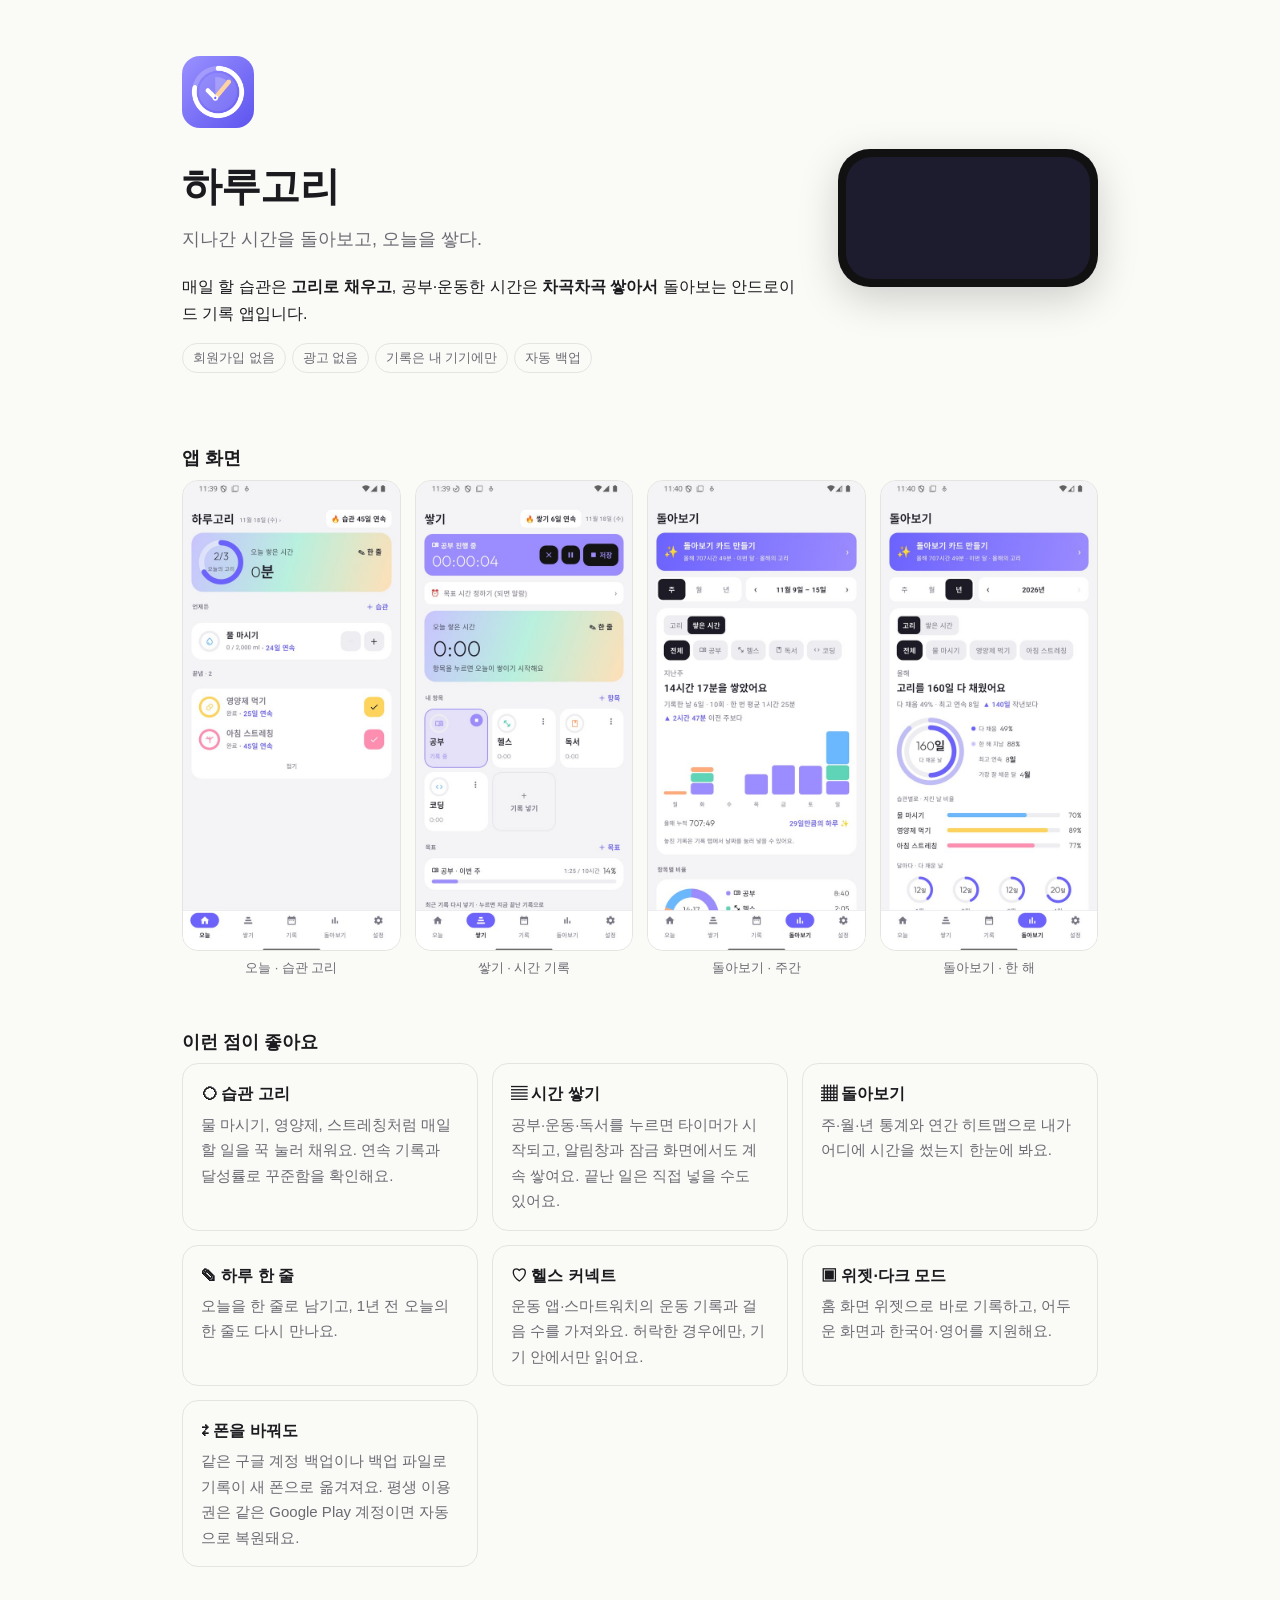
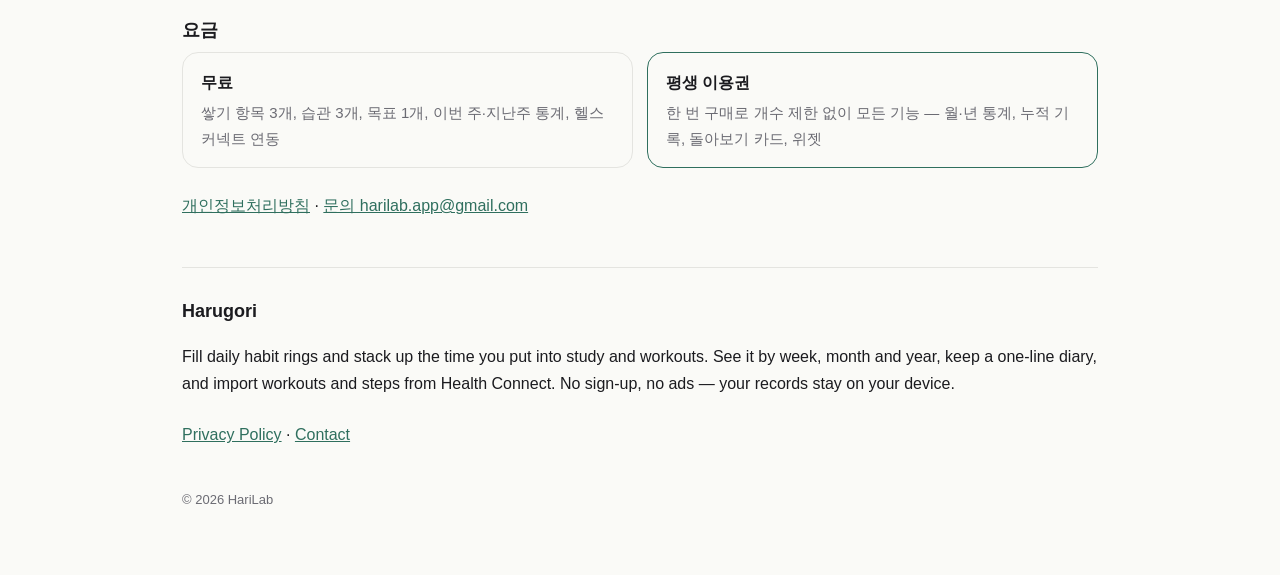
<file: index.html>
<!DOCTYPE html>
<html lang="ko">
<head>
<meta charset="utf-8">
<meta name="viewport" content="width=device-width, initial-scale=1">
<title>하루고리 · Harugori</title>
<meta name="description" content="매일 할 습관은 고리로 채우고, 공부·운동한 시간은 쌓아서 돌아보는 기록 앱. 회원가입·광고 없이 기록은 내 기기 안에.">
<link rel="icon" href="icon-512.png">
<meta property="og:type" content="website">
<meta property="og:title" content="하루고리 – 습관 고리와 시간 쌓기">
<meta property="og:description" content="매일 할 습관은 고리로 채우고, 공부·운동한 시간은 쌓아서 돌아보는 기록 앱">
<meta property="og:image" content="https://harilabapp.github.io/harugori/og-image.png?v=1">
<meta property="og:image:width" content="1024">
<meta property="og:image:height" content="500">
<meta property="og:url" content="https://harilabapp.github.io/harugori/">
<link rel="stylesheet" href="style.css">
</head>
<body>
<main>

<section class="top">
  <div class="intro">
    <img class="appicon" src="icon-512.png" alt="하루고리 아이콘" width="72" height="72">
    <h1 class="hero">하루고리</h1>
    <p class="tag">지나간 시간을 돌아보고, 오늘을 쌓다.</p>
    <p>매일 할 습관은 <b>고리로 채우고</b>, 공부·운동한 시간은 <b>차곡차곡 쌓아서</b> 돌아보는 안드로이드 기록 앱입니다.</p>
    <p class="chips"><span>회원가입 없음</span><span>광고 없음</span><span>기록은 내 기기에만</span><span>자동 백업</span></p>
    <!-- 플레이 출시 후 주소 넣기: <p><a class="btn" href="https://play.google.com/store/apps/details?id=com.harilabs.harugori">Google Play에서 받기</a></p> -->
  </div>
  <div class="phone">
    <video src="harugori-promo-portrait.mp4" autoplay muted loop playsinline preload="auto" aria-label="하루고리 홍보 영상"></video>
  </div>
</section>

<h2 class="sec">앱 화면</h2>
<div class="shots">
  <figure><img src="shots/today.jpg" alt="오늘 화면: 습관 고리와 오늘 쌓은 시간" loading="lazy" width="540" height="1170"><figcaption>오늘 · 습관 고리</figcaption></figure>
  <figure><img src="shots/stack.jpg" alt="쌓기 화면: 공부·헬스·독서 타이머" loading="lazy" width="540" height="1170"><figcaption>쌓기 · 시간 기록</figcaption></figure>
  <figure><img src="shots/week.jpg" alt="돌아보기 화면: 한 주 요일별로 쌓은 시간" loading="lazy" width="540" height="1170"><figcaption>돌아보기 · 주간</figcaption></figure>
  <figure><img src="shots/year.jpg" alt="돌아보기 화면: 한 해 습관 고리" loading="lazy" width="540" height="1170"><figcaption>돌아보기 · 한 해</figcaption></figure>
</div>

<h2 class="sec">이런 점이 좋아요</h2>
<div class="cards">
  <div class="card"><h3>◯ 습관 고리</h3><p>물 마시기, 영양제, 스트레칭처럼 매일 할 일을 꾹 눌러 채워요. 연속 기록과 달성률로 꾸준함을 확인해요.</p></div>
  <div class="card"><h3>▤ 시간 쌓기</h3><p>공부·운동·독서를 누르면 타이머가 시작되고, 알림창과 잠금 화면에서도 계속 쌓여요. 끝난 일은 직접 넣을 수도 있어요.</p></div>
  <div class="card"><h3>▦ 돌아보기</h3><p>주·월·년 통계와 연간 히트맵으로 내가 어디에 시간을 썼는지 한눈에 봐요.</p></div>
  <div class="card"><h3>✎ 하루 한 줄</h3><p>오늘을 한 줄로 남기고, 1년 전 오늘의 한 줄도 다시 만나요.</p></div>
  <div class="card"><h3>♡ 헬스 커넥트</h3><p>운동 앱·스마트워치의 운동 기록과 걸음 수를 가져와요. 허락한 경우에만, 기기 안에서만 읽어요.</p></div>
  <div class="card"><h3>▣ 위젯·다크 모드</h3><p>홈 화면 위젯으로 바로 기록하고, 어두운 화면과 한국어·영어를 지원해요.</p></div>
  <div class="card"><h3>⇄ 폰을 바꿔도</h3><p>같은 구글 계정 백업이나 백업 파일로 기록이 새 폰으로 옮겨져요. 평생 이용권은 같은 Google Play 계정이면 자동으로 복원돼요.</p></div>
</div>

<h2 class="sec">요금</h2>
<div class="cards two">
  <div class="card"><h3>무료</h3><p>쌓기 항목 3개, 습관 3개, 목표 1개, 이번 주·지난주 통계, 헬스 커넥트 연동</p></div>
  <div class="card accent"><h3>평생 이용권</h3><p>한 번 구매로 개수 제한 없이 모든 기능 — 월·년 통계, 누적 기록, 돌아보기 카드, 위젯</p></div>
</div>

<p class="links"><a href="privacy.html">개인정보처리방침</a> · <a href="mailto:harilab.app@gmail.com">문의 harilab.app@gmail.com</a></p>

<hr>

<h2>Harugori</h2>
<p>Fill daily habit rings and stack up the time you put into study and workouts. See it by week, month and year, keep a one-line diary, and import workouts and steps from Health Connect. No sign-up, no ads — your records stay on your device.</p>
<p class="links"><a href="privacy.html#en">Privacy Policy</a> · <a href="mailto:harilab.app@gmail.com">Contact</a></p>

<footer>© 2026 HariLab</footer>
</main>
</body>
</html>
</file>
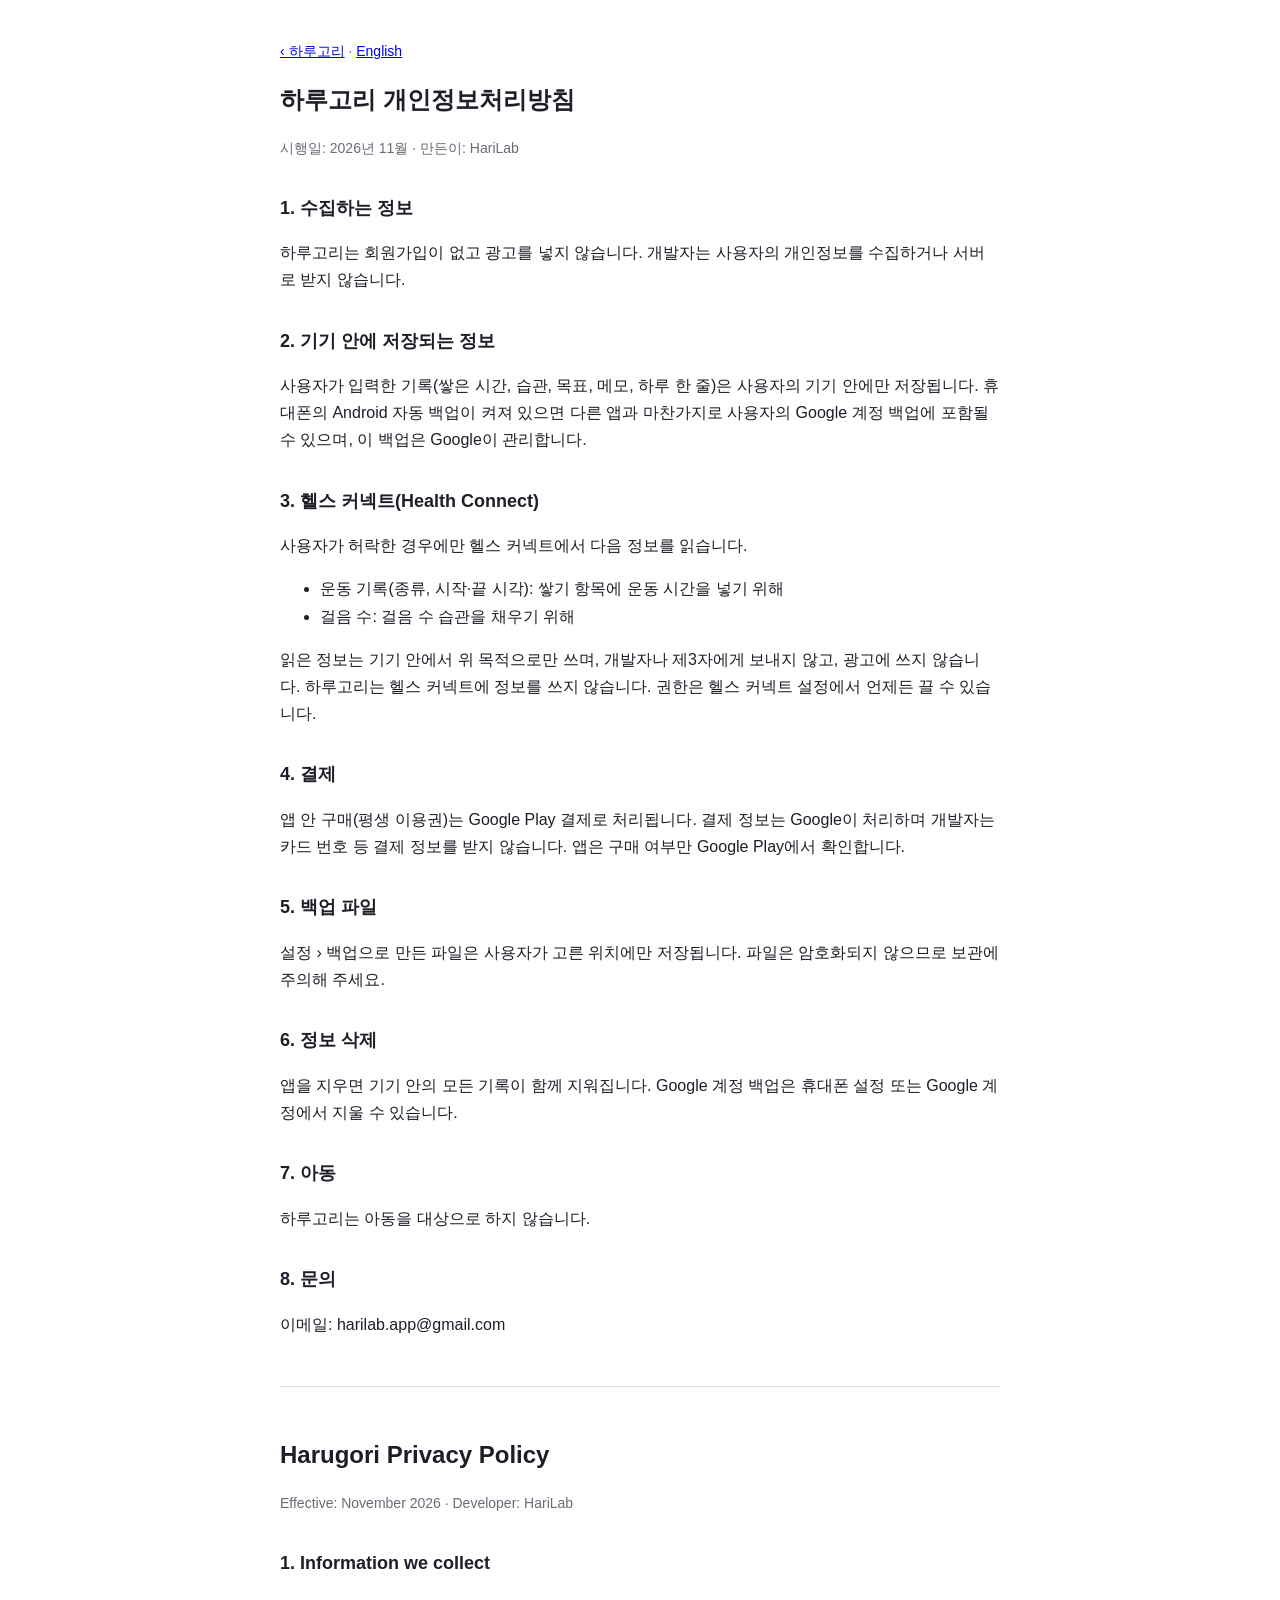
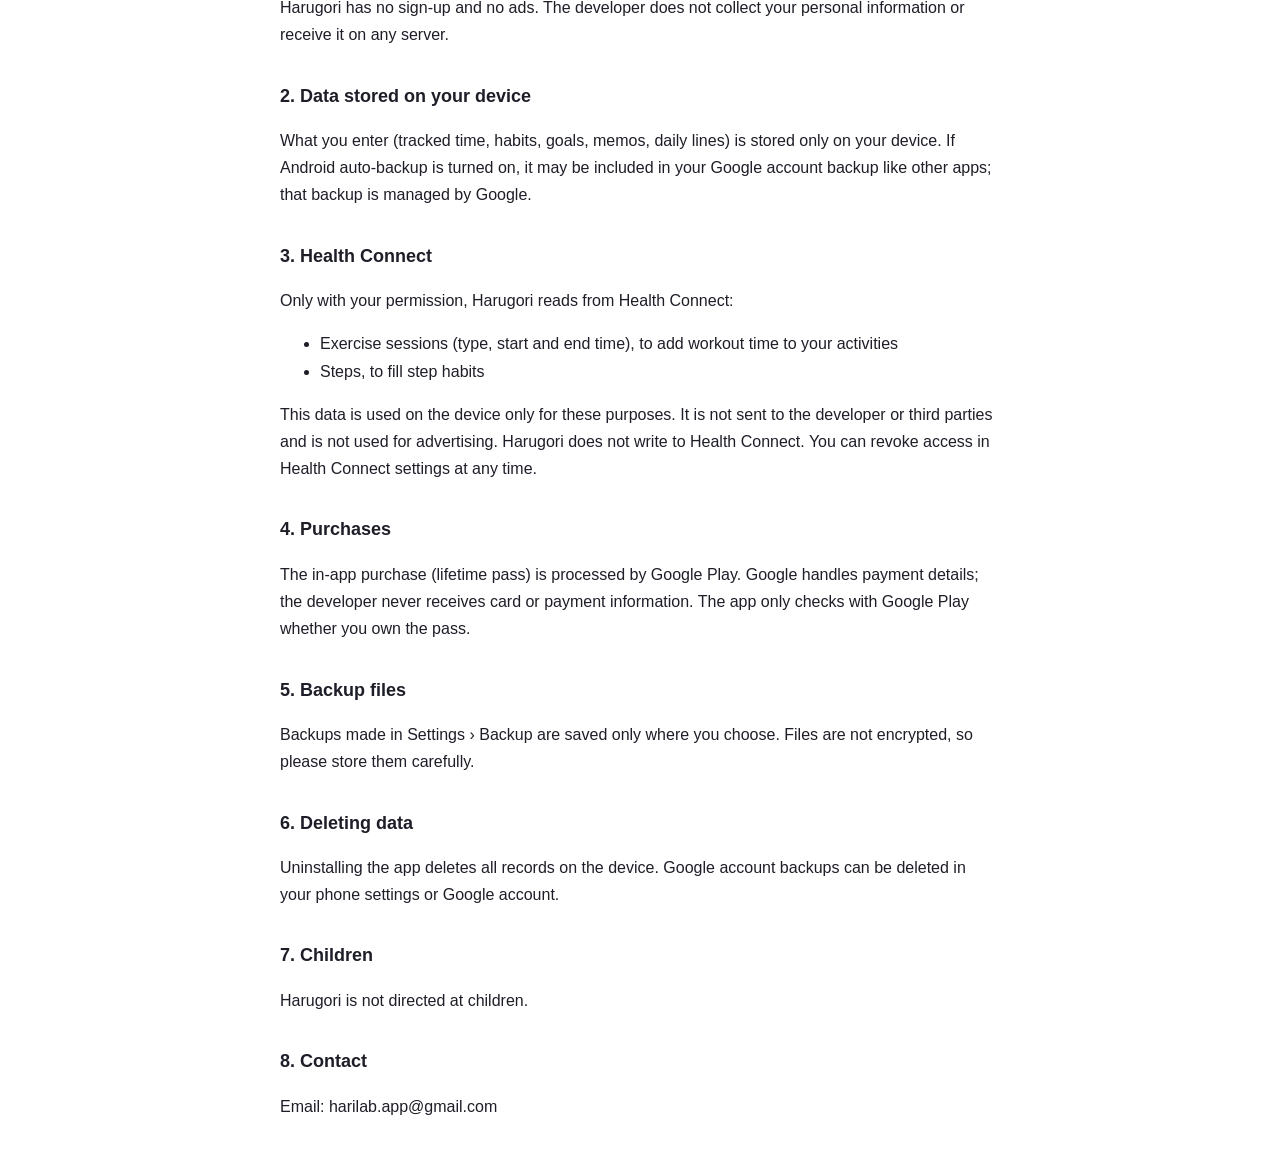
<file: privacy.html>
<!DOCTYPE html>
<html lang="ko">
<head>
<meta charset="utf-8">
<meta name="viewport" content="width=device-width, initial-scale=1">
<title>하루고리 개인정보처리방침 · Harugori Privacy Policy</title>
<style>
  body { font-family: -apple-system, "Noto Sans KR", sans-serif; max-width: 720px; margin: 40px auto; padding: 0 20px; color: #1e1e28; line-height: 1.7; }
  h1 { font-size: 24px; } h2 { font-size: 18px; margin-top: 32px; }
  .muted { color: #6b6b78; font-size: 14px; } hr { margin: 48px 0; border: 0; border-top: 1px solid #ddd; }
</style>
</head>
<body>
<p class="muted"><a href="./">‹ 하루고리</a> · <a href="#en">English</a></p>
<h1>하루고리 개인정보처리방침</h1>
<p class="muted">시행일: 2026년 11월 · 만든이: HariLab</p>

<h2>1. 수집하는 정보</h2>
<p>하루고리는 회원가입이 없고 광고를 넣지 않습니다. 개발자는 사용자의 개인정보를 수집하거나 서버로 받지 않습니다.</p>

<h2>2. 기기 안에 저장되는 정보</h2>
<p>사용자가 입력한 기록(쌓은 시간, 습관, 목표, 메모, 하루 한 줄)은 사용자의 기기 안에만 저장됩니다. 휴대폰의 Android 자동 백업이 켜져 있으면 다른 앱과 마찬가지로 사용자의 Google 계정 백업에 포함될 수 있으며, 이 백업은 Google이 관리합니다.</p>

<h2>3. 헬스 커넥트(Health Connect)</h2>
<p>사용자가 허락한 경우에만 헬스 커넥트에서 다음 정보를 읽습니다.</p>
<ul>
  <li>운동 기록(종류, 시작·끝 시각): 쌓기 항목에 운동 시간을 넣기 위해</li>
  <li>걸음 수: 걸음 수 습관을 채우기 위해</li>
</ul>
<p>읽은 정보는 기기 안에서 위 목적으로만 쓰며, 개발자나 제3자에게 보내지 않고, 광고에 쓰지 않습니다. 하루고리는 헬스 커넥트에 정보를 쓰지 않습니다. 권한은 헬스 커넥트 설정에서 언제든 끌 수 있습니다.</p>

<h2>4. 결제</h2>
<p>앱 안 구매(평생 이용권)는 Google Play 결제로 처리됩니다. 결제 정보는 Google이 처리하며 개발자는 카드 번호 등 결제 정보를 받지 않습니다. 앱은 구매 여부만 Google Play에서 확인합니다.</p>

<h2>5. 백업 파일</h2>
<p>설정 › 백업으로 만든 파일은 사용자가 고른 위치에만 저장됩니다. 파일은 암호화되지 않으므로 보관에 주의해 주세요.</p>

<h2>6. 정보 삭제</h2>
<p>앱을 지우면 기기 안의 모든 기록이 함께 지워집니다. Google 계정 백업은 휴대폰 설정 또는 Google 계정에서 지울 수 있습니다.</p>

<h2>7. 아동</h2>
<p>하루고리는 아동을 대상으로 하지 않습니다.</p>

<h2>8. 문의</h2>
<p>이메일: harilab.app@gmail.com</p>

<hr id="en">

<h1>Harugori Privacy Policy</h1>
<p class="muted">Effective: November 2026 · Developer: HariLab</p>

<h2>1. Information we collect</h2>
<p>Harugori has no sign-up and no ads. The developer does not collect your personal information or receive it on any server.</p>

<h2>2. Data stored on your device</h2>
<p>What you enter (tracked time, habits, goals, memos, daily lines) is stored only on your device. If Android auto-backup is turned on, it may be included in your Google account backup like other apps; that backup is managed by Google.</p>

<h2>3. Health Connect</h2>
<p>Only with your permission, Harugori reads from Health Connect:</p>
<ul>
  <li>Exercise sessions (type, start and end time), to add workout time to your activities</li>
  <li>Steps, to fill step habits</li>
</ul>
<p>This data is used on the device only for these purposes. It is not sent to the developer or third parties and is not used for advertising. Harugori does not write to Health Connect. You can revoke access in Health Connect settings at any time.</p>

<h2>4. Purchases</h2>
<p>The in-app purchase (lifetime pass) is processed by Google Play. Google handles payment details; the developer never receives card or payment information. The app only checks with Google Play whether you own the pass.</p>

<h2>5. Backup files</h2>
<p>Backups made in Settings › Backup are saved only where you choose. Files are not encrypted, so please store them carefully.</p>

<h2>6. Deleting data</h2>
<p>Uninstalling the app deletes all records on the device. Google account backups can be deleted in your phone settings or Google account.</p>

<h2>7. Children</h2>
<p>Harugori is not directed at children.</p>

<h2>8. Contact</h2>
<p>Email: harilab.app@gmail.com</p>
</body>
</html>
</file>
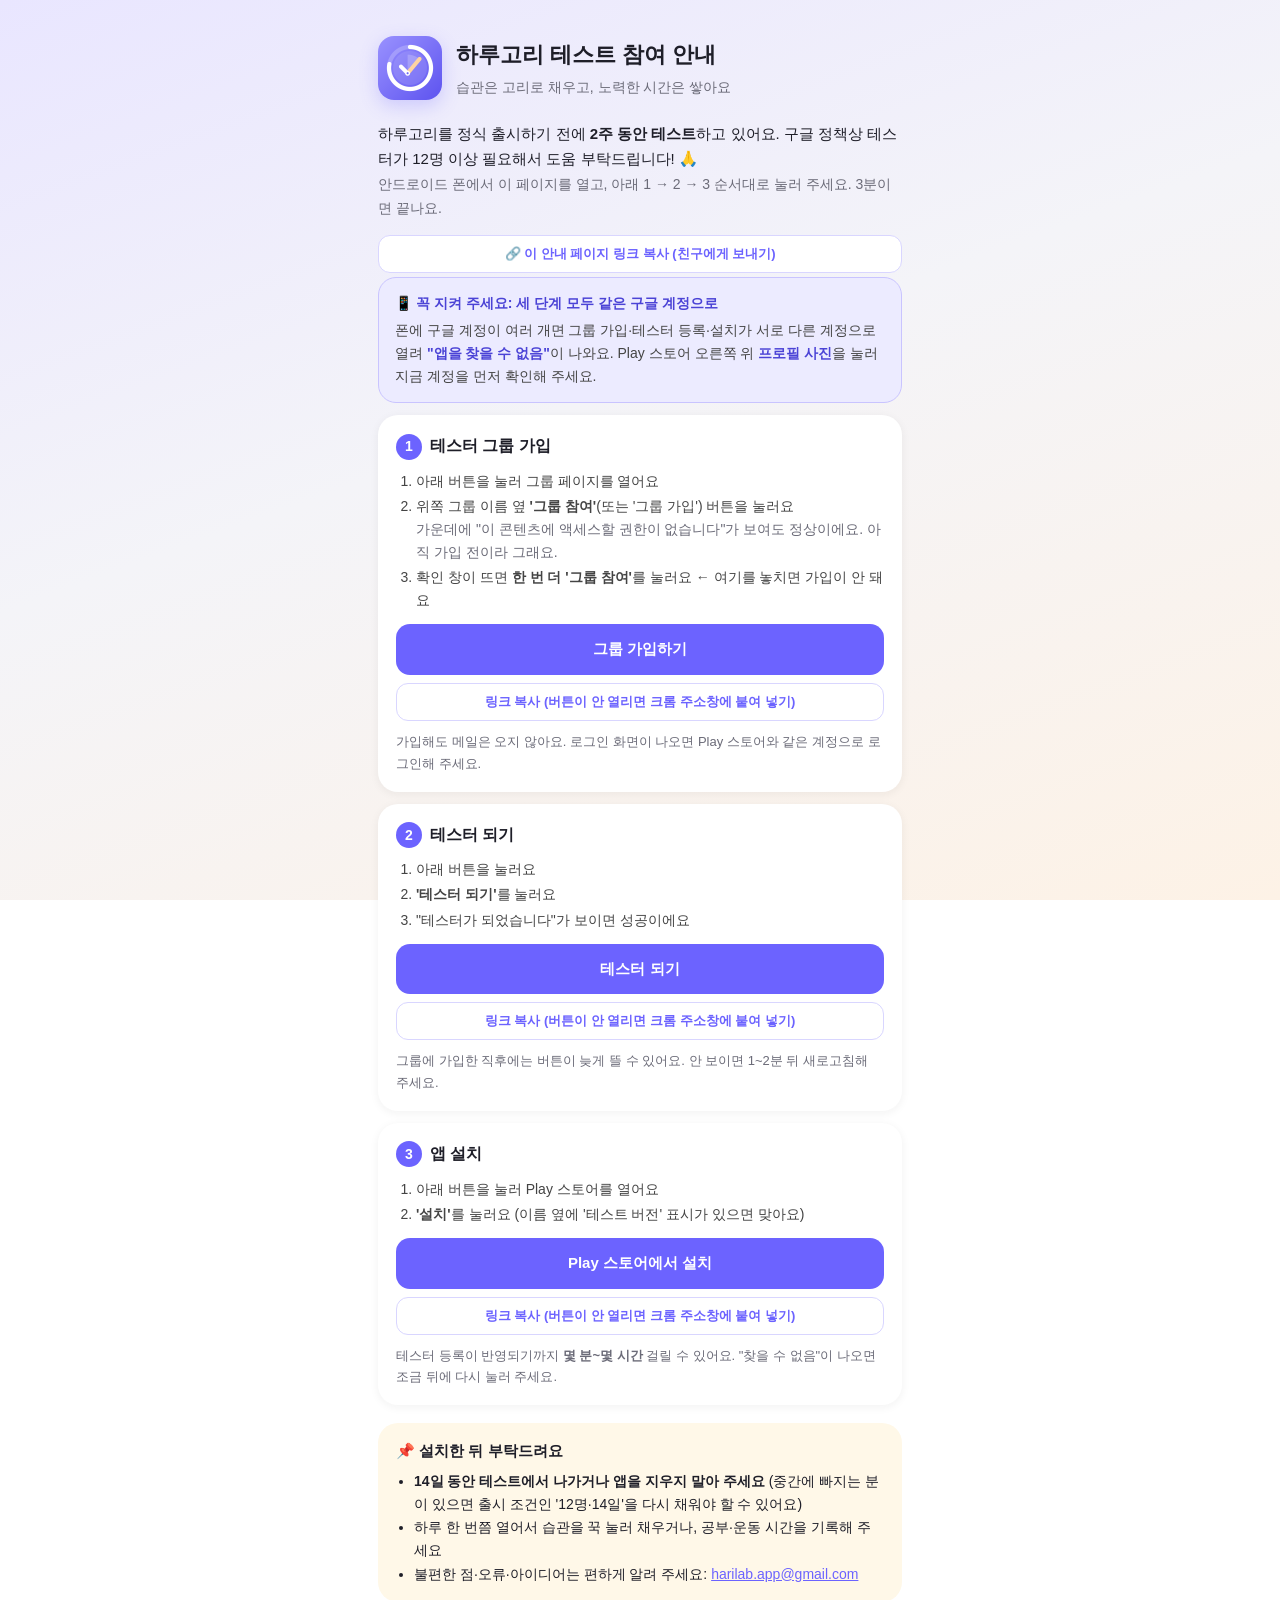
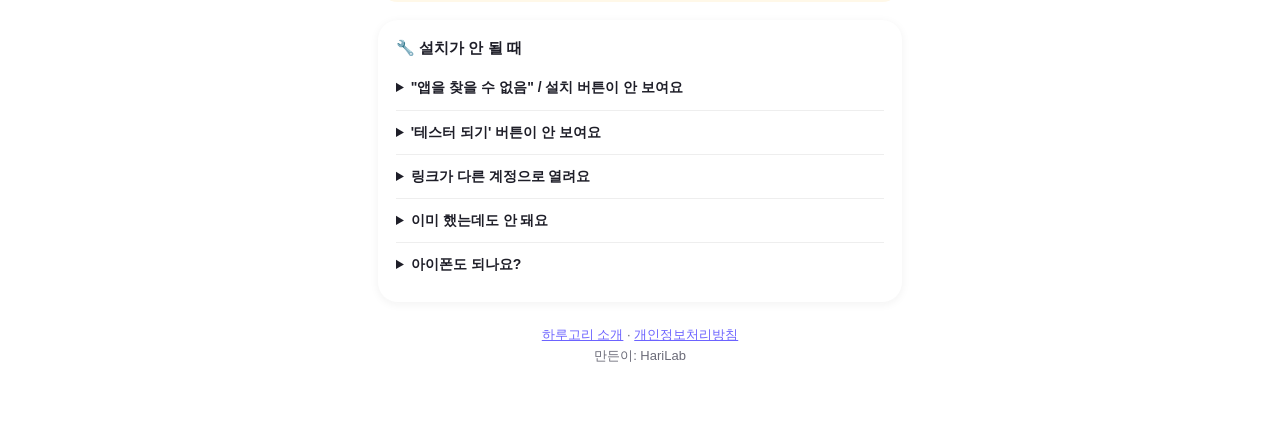
<file: test.html>
<!DOCTYPE html>
<html lang="ko">
<head>
<meta charset="utf-8">
<meta name="viewport" content="width=device-width, initial-scale=1">
<title>하루고리 테스트 참여 안내</title>
<meta property="og:title" content="하루고리 테스트 참여 안내">
<meta property="og:description" content="정식 출시 전 2주 테스트에 함께해 주세요 · 안드로이드 전용 · 3분이면 끝나요">
<meta property="og:image" content="https://harilabapp.github.io/harugori/og-image.png?v=1">
<meta property="og:image:width" content="1024">
<meta property="og:image:height" content="500">
<style>
  :root { --brand: #6C63FF; --ink: #1e1e28; --sub: #6b6b78; --card: #fff; }
  * { box-sizing: border-box; }
  body { margin: 0; font-family: -apple-system, "Noto Sans KR", "Malgun Gothic", sans-serif; color: var(--ink); line-height: 1.65;
         background: linear-gradient(160deg, #e9e6ff 0%, #f4f4f8 45%, #fdf2e6 100%) fixed; }
  main { max-width: 560px; margin: 0 auto; padding: 36px 18px 56px; }
  .top { display: flex; align-items: center; gap: 14px; }
  .top img { width: 64px; height: 64px; border-radius: 16px; box-shadow: 0 6px 18px rgba(108,99,255,.25); }
  h1 { font-size: 22px; margin: 0; } .sub { color: var(--sub); font-size: 14px; margin: 2px 0 0; }
  .lead { margin: 22px 0 14px; font-size: 15px; }
  .key { background: #ecebff; border: 1.5px solid #c9c4ff; border-radius: 18px; padding: 14px 16px; font-size: 14px; }
  .key b { color: #4b43d6; } .key p { margin: 4px 0 0; color: #444; }
  .step { background: var(--card); border-radius: 20px; padding: 18px; margin-top: 12px; box-shadow: 0 2px 10px rgba(30,30,40,.06); }
  .step .no { display: inline-flex; flex: none; width: 26px; height: 26px; border-radius: 13px; background: var(--brand); color: #fff;
              font-size: 14px; font-weight: 700; align-items: center; justify-content: center; margin-right: 8px; }
  .step h2 { font-size: 16px; margin: 0; display: flex; align-items: center; }
  .step ol { margin: 10px 0 12px; padding-left: 20px; color: #444; font-size: 14px; } .step li { margin: 2px 0; }
  .tip { font-size: 13px; color: var(--sub); margin: 10px 0 0; }
  .btn { display: block; text-align: center; background: var(--brand); color: #fff; text-decoration: none; font-weight: 600;
         padding: 13px; border-radius: 14px; font-size: 15px; }
  .btn:active { opacity: .85; }
  .note { background: #fff8e8; border-radius: 20px; padding: 16px 18px; margin-top: 18px; font-size: 14px; }
  .note h3, .help h3 { font-size: 15px; margin: 0 0 6px; } .note ul { margin: 0; padding-left: 18px; }
  .help { background: var(--card); border-radius: 20px; padding: 16px 18px; margin-top: 18px; font-size: 14px; box-shadow: 0 2px 10px rgba(30,30,40,.06); }
  details { border-top: 1px solid #eee; padding: 10px 0; } details:first-of-type { border-top: 0; }
  summary { cursor: pointer; font-weight: 600; } details p, details ol { margin: 6px 0 0; color: #444; } details ol { padding-left: 20px; }
  .muted { color: var(--sub); font-size: 13px; margin-top: 22px; text-align: center; }
  a { color: var(--brand); }
  .copy { display: block; width: 100%; margin-top: 8px; background: none; border: 1.5px solid #d9d6ff; color: var(--brand);
          border-radius: 12px; padding: 9px; font-size: 13px; font-weight: 600; font-family: inherit; cursor: pointer; }
  .copy.done { border-color: #3CC79C; color: #1F9E72; }
  .share { display: flex; gap: 8px; margin: 14px 0 4px; }
  .share .copy { margin-top: 0; background: #fff; }
</style>
</head>
<body>
<main>
  <div class="top">
    <img src="icon-512.png" alt="하루고리 아이콘">
    <div>
      <h1>하루고리 테스트 참여 안내</h1>
      <p class="sub">습관은 고리로 채우고, 노력한 시간은 쌓아요</p>
    </div>
  </div>

  <p class="lead">하루고리를 정식 출시하기 전에 <b>2주 동안 테스트</b>하고 있어요. 구글 정책상 테스터가 12명 이상 필요해서 도움 부탁드립니다! 🙏<br>
  <span class="sub">안드로이드 폰에서 이 페이지를 열고, 아래 1 → 2 → 3 순서대로 눌러 주세요. 3분이면 끝나요.</span></p>

  <div class="share"><button class="copy" data-url="https://harilabapp.github.io/harugori/test.html">🔗 이 안내 페이지 링크 복사 (친구에게 보내기)</button></div>
  <div class="key">
    <b>📱 꼭 지켜 주세요: 세 단계 모두 같은 구글 계정으로</b>
    <p>폰에 구글 계정이 여러 개면 그룹 가입·테스터 등록·설치가 서로 다른 계정으로 열려 <b>"앱을 찾을 수 없음"</b>이 나와요.
    Play 스토어 오른쪽 위 <b>프로필 사진</b>을 눌러 지금 계정을 먼저 확인해 주세요.</p>
  </div>

  <section class="step">
    <h2><span class="no">1</span>테스터 그룹 가입</h2>
    <ol>
      <li>아래 버튼을 눌러 그룹 페이지를 열어요</li>
      <li>위쪽 그룹 이름 옆 <b>'그룹 참여'</b>(또는 '그룹 가입') 버튼을 눌러요<br><span style="color:#6b6b78">가운데에 "이 콘텐츠에 액세스할 권한이 없습니다"가 보여도 정상이에요. 아직 가입 전이라 그래요.</span></li>
      <li>확인 창이 뜨면 <b>한 번 더 '그룹 참여'</b>를 눌러요 ← 여기를 놓치면 가입이 안 돼요</li>
    </ol>
    <a class="btn" href="https://groups.google.com/g/harugori-testers">그룹 가입하기</a>
    <button class="copy" data-url="https://groups.google.com/g/harugori-testers">링크 복사 (버튼이 안 열리면 크롬 주소창에 붙여 넣기)</button>
    <p class="tip">가입해도 메일은 오지 않아요. 로그인 화면이 나오면 Play 스토어와 같은 계정으로 로그인해 주세요.</p>
  </section>

  <section class="step">
    <h2><span class="no">2</span>테스터 되기</h2>
    <ol>
      <li>아래 버튼을 눌러요</li>
      <li><b>'테스터 되기'</b>를 눌러요</li>
      <li>"테스터가 되었습니다"가 보이면 성공이에요</li>
    </ol>
    <a class="btn" href="https://play.google.com/apps/testing/com.harilabs.harugori">테스터 되기</a>
    <button class="copy" data-url="https://play.google.com/apps/testing/com.harilabs.harugori">링크 복사 (버튼이 안 열리면 크롬 주소창에 붙여 넣기)</button>
    <p class="tip">그룹에 가입한 직후에는 버튼이 늦게 뜰 수 있어요. 안 보이면 1~2분 뒤 새로고침해 주세요.</p>
  </section>

  <section class="step">
    <h2><span class="no">3</span>앱 설치</h2>
    <ol>
      <li>아래 버튼을 눌러 Play 스토어를 열어요</li>
      <li><b>'설치'</b>를 눌러요 (이름 옆에 '테스트 버전' 표시가 있으면 맞아요)</li>
    </ol>
    <a class="btn" href="https://play.google.com/store/apps/details?id=com.harilabs.harugori">Play 스토어에서 설치</a>
    <button class="copy" data-url="https://play.google.com/store/apps/details?id=com.harilabs.harugori">링크 복사 (버튼이 안 열리면 크롬 주소창에 붙여 넣기)</button>
    <p class="tip">테스터 등록이 반영되기까지 <b>몇 분~몇 시간</b> 걸릴 수 있어요. "찾을 수 없음"이 나오면 조금 뒤에 다시 눌러 주세요.</p>
  </section>

  <div class="note">
    <h3>📌 설치한 뒤 부탁드려요</h3>
    <ul>
      <li><b>14일 동안 테스트에서 나가거나 앱을 지우지 말아 주세요</b> (중간에 빠지는 분이 있으면 출시 조건인 '12명·14일'을 다시 채워야 할 수 있어요)</li>
      <li>하루 한 번쯤 열어서 습관을 꾹 눌러 채우거나, 공부·운동 시간을 기록해 주세요</li>
      <li>불편한 점·오류·아이디어는 편하게 알려 주세요: <a href="mailto:harilab.app@gmail.com">harilab.app@gmail.com</a></li>
    </ul>
  </div>

  <div class="help">
    <h3>🔧 설치가 안 될 때</h3>
    <details>
      <summary>"앱을 찾을 수 없음" / 설치 버튼이 안 보여요</summary>
      <ol>
        <li>Play 스토어 오른쪽 위 프로필에서 <b>1·2단계를 한 계정</b>으로 바꿔 주세요</li>
        <li>계정을 바꾼 뒤 3단계 버튼을 다시 눌러 주세요</li>
        <li>그래도 안 되면 10~30분 기다린 뒤 다시 시도해 주세요</li>
      </ol>
    </details>
    <details>
      <summary>'테스터 되기' 버튼이 안 보여요</summary>
      <p>1단계 그룹 가입이 안 된 경우가 많아요. 그룹 페이지를 다시 열어 '가입됨'(또는 '회원') 표시가 있는지 확인해 주세요. 확인 창에서 한 번 더 눌러야 가입돼요.</p>
    </details>
    <details>
      <summary>링크가 다른 계정으로 열려요</summary>
      <p>크롬 오른쪽 위 프로필에서 계정을 바꾸거나, 링크를 길게 눌러 <b>'시크릿 탭에서 열기'</b>로 연 뒤 Play 스토어 계정으로 로그인해 주세요.</p>
    </details>
    <details>
      <summary>이미 했는데도 안 돼요</summary>
      <p>Play 스토어 앱 정보 → 저장공간 → <b>캐시 지우기</b> 후 다시 열어 주세요. 그래도 안 되면 사용하시는 <b>Gmail 주소</b>를 <a href="mailto:harilab.app@gmail.com">harilab.app@gmail.com</a>으로 보내 주세요. 직접 테스터로 추가해 드릴게요.</p>
    </details>
    <details>
      <summary>아이폰도 되나요?</summary>
      <p>아직은 안드로이드만 지원해요. 아이폰 버전은 나중에 소식 전할게요.</p>
    </details>
  </div>

  <p class="muted"><a href="./">하루고리 소개</a> · <a href="privacy.html">개인정보처리방침</a><br>만든이: HariLab</p>
</main>
<script>
// 링크 복사: 복사되면 버튼 글자가 잠깐 '복사했어요 ✓'로 바뀜(클립보드가 막힌 브라우저는 예전 방식으로)
document.querySelectorAll('.copy').forEach(b => b.addEventListener('click', async () => {
  const url = b.dataset.url, old = b.textContent;
  try { await navigator.clipboard.writeText(url); }
  catch (e) { const t = document.createElement('textarea'); t.value = url; document.body.appendChild(t); t.select(); document.execCommand('copy'); t.remove(); }
  b.textContent = '복사했어요 ✓'; b.classList.add('done');
  setTimeout(() => { b.textContent = old; b.classList.remove('done'); }, 1800);
}));
</script>
</body>
</html>
</file>
<file: style.css>
:root { --bg:#fafaf7; --fg:#1b1b1f; --sub:#6b6b73; --line:#e4e4e0; --accent:#2f6f5e; }
@media (prefers-color-scheme: dark) { :root { --bg:#121214; --fg:#ececef; --sub:#9a9aa3; --line:#2a2a2f; --accent:#7cc4ad; } }
* { box-sizing: border-box; }
body { margin:0; background:var(--bg); color:var(--fg);
  font: 16px/1.7 -apple-system, "Pretendard", "Apple SD Gothic Neo", "Noto Sans KR", "Malgun Gothic", sans-serif; }
main { max-width:680px; margin:0 auto; padding:40px 22px 64px; }
h1 { font-size:26px; margin:8px 0 4px; }
h1.hero { font-size:40px; letter-spacing:-0.02em; margin-top:24px; }
h2 { font-size:18px; margin:28px 0 6px; }
.sub, .tag, footer { color:var(--sub); }
.tag { font-size:18px; margin-top:0; }
a { color:var(--accent); }
.nav { font-size:14px; }
ul { padding-left:20px; }
.points li { margin:2px 0; }
.links { margin-top:24px; }
hr { border:0; border-top:1px solid var(--line); margin:48px 0 24px; }
footer { font-size:13px; margin-top:40px; }
main { max-width:960px; }
.top { display:flex; gap:40px; align-items:center; flex-wrap:wrap; }
.intro { flex:1 1 300px; min-width:0; }
.appicon { border-radius:18px; display:block; margin-top:16px; }
.chips span { display:inline-block; font-size:13px; padding:3px 10px; margin:0 6px 6px 0; border:1px solid var(--line); border-radius:999px; color:var(--sub); }
.phone { flex:0 0 auto; margin:0 auto; width:260px; border-radius:32px; padding:8px; background:#111; box-shadow:0 12px 40px rgba(0,0,0,.18); }
.phone video { width:100%; display:block; border-radius:26px; background:#1d1b2e; }
h2.sec { margin-top:48px; }
.cards { display:grid; grid-template-columns:repeat(auto-fill, minmax(min(260px, 100%), 1fr)); gap:14px; }
.cards.two { grid-template-columns:repeat(auto-fill, minmax(min(300px, 100%), 1fr)); }
.card { border:1px solid var(--line); border-radius:16px; padding:16px 18px; }
.card h3 { margin:0 0 4px; font-size:16px; }
.card p { margin:0; color:var(--sub); font-size:15px; }
.card.accent { border-color:var(--accent); }
.btn { display:inline-block; padding:10px 18px; border-radius:12px; background:var(--accent); color:#fff; text-decoration:none; }
.shots { display:grid; grid-template-columns:repeat(4, 1fr); gap:14px; }
.shots figure { margin:0; }
.shots img { width:100%; height:auto; display:block; border-radius:16px; border:1px solid var(--line); }
.shots figcaption { text-align:center; font-size:13px; color:var(--sub); margin-top:6px; }
@media (max-width:640px) {
  .shots { display:flex; overflow-x:auto; scroll-snap-type:x mandatory; gap:12px; padding-bottom:6px; }
  .shots figure { flex:0 0 62%; scroll-snap-align:start; }
}
</file>
